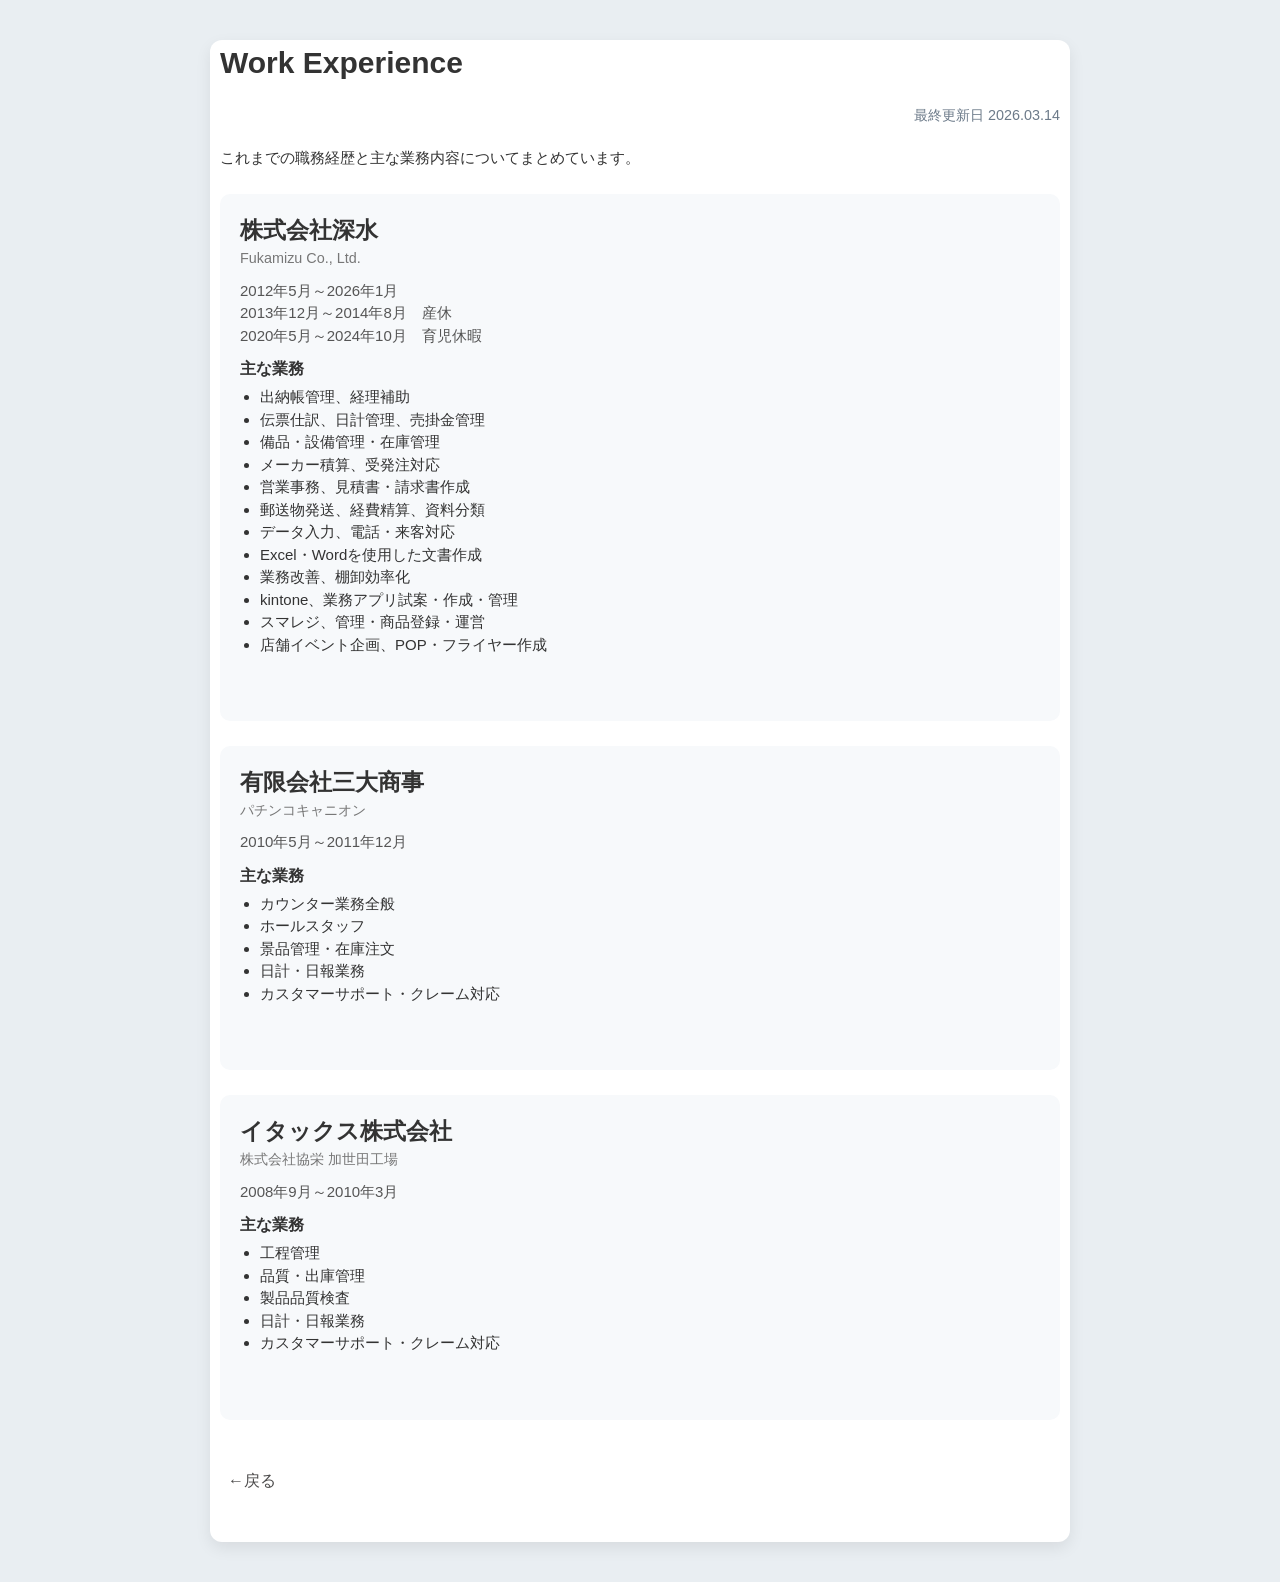
<file: card/職務経歴.html>
<!DOCTYPE html>
<html lang="ja">
  <head>
    <meta charset="UTF-8">
    <title>Work Experience</title>

    <link rel="stylesheet" href="../static/css/sanitize.css">
    <link rel="stylesheet" href="../static/css/work.css">
    <link rel="stylesheet" href="../static/css/style.css">

  </head>

  <body>

    <main class="container">

      <section class="card">

        <h1>Work Experience</h1>
          <p class="post-date">最終更新日 2026.03.14</p>

          <p>これまでの職務経歴と主な業務内容についてまとめています。</p>

        <!-- 職歴１ -->
        <div class="career-card">

          <h2>株式会社深水</h2>
            <p class="company-en">Fukamizu Co., Ltd.</p>

            <p class="career-period">
              2012年5月～2026年1月<br>
              2013年12月～2014年8月　産休<br>
              2020年5月～2024年10月　育児休暇
            </p>

          <h3>主な業務</h3>

          <ul class="career-work">
            <li>出納帳管理、経理補助</li>
            <li>伝票仕訳、日計管理、売掛金管理</li>
            <li>備品・設備管理・在庫管理</li>
            <li>メーカー積算、受発注対応</li>
            <li>営業事務、見積書・請求書作成</li>
            <li>郵送物発送、経費精算、資料分類</li>
            <li>データ入力、電話・来客対応</li>
            <li>Excel・Wordを使用した文書作成</li>
            <li>業務改善、棚卸効率化</li>
            <li>kintone、業務アプリ試案・作成・管理</li>
            <li>スマレジ、管理・商品登録・運営</li>
            <li>店舗イベント企画、POP・フライヤー作成</li>
          </ul>
          <br><br>

        </div>


        <!-- 職歴２ -->
        <div class="career-card">

          <h2>有限会社三大商事</h2>
            <p class="company-en">パチンコキャニオン</p>

            <p class="career-period">
              2010年5月～2011年12月
            </p>

          <h3>主な業務</h3>

          <ul class="career-work">
            <li>カウンター業務全般</li>
            <li>ホールスタッフ</li>
            <li>景品管理・在庫注文</li>
            <li>日計・日報業務</li>
            <li>カスタマーサポート・クレーム対応</li>
          </ul>
          <br><br>

        </div>


        <!-- 職歴３ -->
        <div class="career-card">

          <h2>イタックス株式会社</h2>
          <p class="company-en">株式会社協栄 加世田工場</p>

          <p class="career-period">
            2008年9月～2010年3月
          </p>

          <h3>主な業務</h3>

          <ul class="career-work">
            <li>工程管理</li>
            <li>品質・出庫管理</li>
            <li>製品品質検査</li>
            <li>日計・日報業務</li>
            <li>カスタマーサポート・クレーム対応</li>
          </ul>
          <br><br>


        </div>
        <br><br>
        <p><a href="../index.html" class="link-btn">←戻る</a></p>
        <br><br>
      </section>

    </main>
</body>
</html>
</file>
<file: static/css/sanitize.css>
/* Document
 * ========================================================================== */

/**
 * Add border box sizing in all browsers (opinionated).
 */

*,
::before,
::after {
  box-sizing: border-box;
}

/**
 * 1. Add text decoration inheritance in all browsers (opinionated).
 * 2. Add vertical alignment inheritance in all browsers (opinionated).
 */

::before,
::after {
  text-decoration: inherit; /* 1 */
  vertical-align: inherit; /* 2 */
}

/**
 * 1. Use the default cursor in all browsers (opinionated).
 * 2. Change the line height in all browsers (opinionated).
 * 3. Use a 4-space tab width in all browsers (opinionated).
 * 4. Remove the grey highlight on links in iOS (opinionated).
 * 5. Prevent adjustments of font size after orientation changes in
 *    IE on Windows Phone and in iOS.
 * 6. Breaks words to prevent overflow in all browsers (opinionated).
 */

html {
  cursor: default; /* 1 */
  line-height: 1.5; /* 2 */
  -moz-tab-size: 4; /* 3 */
  tab-size: 4; /* 3 */
  -webkit-tap-highlight-color: transparent /* 4 */;
  -ms-text-size-adjust: 100%; /* 5 */
  -webkit-text-size-adjust: 100%; /* 5 */
  word-break: break-word; /* 6 */
}

/* Sections
 * ========================================================================== */

/**
 * Remove the margin in all browsers (opinionated).
 */

body {
  margin: 0;
}

/**
 * Correct the font size and margin on `h1` elements within `section` and
 * `article` contexts in Chrome, Edge, Firefox, and Safari.
 */

h1 {
  font-size: 2em;
  margin: 0.67em 0;
}

/* Grouping content
 * ========================================================================== */

/**
 * Remove the margin on nested lists in Chrome, Edge, IE, and Safari.
 */

dl dl,
dl ol,
dl ul,
ol dl,
ul dl {
  margin: 0;
}

/**
 * Remove the margin on nested lists in Edge 18- and IE.
 */

ol ol,
ol ul,
ul ol,
ul ul {
  margin: 0;
}

/**
 * 1. Add the correct sizing in Firefox.
 * 2. Show the overflow in Edge 18- and IE.
 */

hr {
  height: 0; /* 1 */
  overflow: visible; /* 2 */
}

/**
 * Add the correct display in IE.
 */

main {
  display: block;
}

/**
 * Remove the list style on navigation lists in all browsers (opinionated).
 */

nav ol,
nav ul {
  list-style: none;
  padding: 0;
}

/**
 * 1. Correct the inheritance and scaling of font size in all browsers.
 * 2. Correct the odd `em` font sizing in all browsers.
 */

pre {
  font-family: monospace, monospace; /* 1 */
  font-size: 1em; /* 2 */
}

/* Text-level semantics
 * ========================================================================== */

/**
 * Remove the gray background on active links in IE 10.
 */

a {
  background-color: transparent;
}

/**
 * Add the correct text decoration in Edge 18-, IE, and Safari.
 */

abbr[title] {
  text-decoration: underline;
  text-decoration: underline dotted;
}

/**
 * Add the correct font weight in Chrome, Edge, and Safari.
 */

b,
strong {
  font-weight: bolder;
}

/**
 * 1. Correct the inheritance and scaling of font size in all browsers.
 * 2. Correct the odd `em` font sizing in all browsers.
 */

code,
kbd,
samp {
  font-family: monospace, monospace; /* 1 */
  font-size: 1em; /* 2 */
}

/**
 * Add the correct font size in all browsers.
 */

small {
  font-size: 80%;
}

/* Embedded content
 * ========================================================================== */

/*
 * Change the alignment on media elements in all browsers (opinionated).
 */

audio,
canvas,
iframe,
img,
svg,
video {
  vertical-align: middle;
}

/**
 * Add the correct display in IE 9-.
 */

audio,
video {
  display: inline-block;
}

/**
 * Add the correct display in iOS 4-7.
 */

audio:not([controls]) {
  display: none;
  height: 0;
}

/**
 * Remove the border on iframes in all browsers (opinionated).
 */

iframe {
  border-style: none;
}

/**
 * Remove the border on images within links in IE 10-.
 */

img {
  border-style: none;
}

/**
 * Change the fill color to match the text color in all browsers (opinionated).
 */

svg:not([fill]) {
  fill: currentColor;
}

/**
 * Hide the overflow in IE.
 */

svg:not(:root) {
  overflow: hidden;
}

/* Tabular data
 * ========================================================================== */

/**
 * Collapse border spacing in all browsers (opinionated).
 */

table {
  border-collapse: collapse;
}

/* Forms
 * ========================================================================== */

/**
 * Remove the margin on controls in Safari.
 */

button,
input,
select {
  margin: 0;
}

/**
 * 1. Show the overflow in IE.
 * 2. Remove the inheritance of text transform in Edge 18-, Firefox, and IE.
 */

button {
  overflow: visible; /* 1 */
  text-transform: none; /* 2 */
}

/**
 * Correct the inability to style buttons in iOS and Safari.
 */

button,
[type="button"],
[type="reset"],
[type="submit"] {
  -webkit-appearance: button;
}

/**
 * 1. Change the inconsistent appearance in all browsers (opinionated).
 * 2. Correct the padding in Firefox.
 */

fieldset {
  border: 1px solid #a0a0a0; /* 1 */
  padding: 0.35em 0.75em 0.625em; /* 2 */
}

/**
 * Show the overflow in Edge 18- and IE.
 */

input {
  overflow: visible;
}

/**
 * 1. Correct the text wrapping in Edge 18- and IE.
 * 2. Correct the color inheritance from `fieldset` elements in IE.
 */

legend {
  color: inherit; /* 2 */
  display: table; /* 1 */
  max-width: 100%; /* 1 */
  white-space: normal; /* 1 */
}

/**
 * 1. Add the correct display in Edge 18- and IE.
 * 2. Add the correct vertical alignment in Chrome, Edge, and Firefox.
 */

progress {
  display: inline-block; /* 1 */
  vertical-align: baseline; /* 2 */
}

/**
 * Remove the inheritance of text transform in Firefox.
 */

select {
  text-transform: none;
}

/**
 * 1. Remove the margin in Firefox and Safari.
 * 2. Remove the default vertical scrollbar in IE.
 * 3. Change the resize direction in all browsers (opinionated).
 */

textarea {
  margin: 0; /* 1 */
  overflow: auto; /* 2 */
  resize: vertical; /* 3 */
}

/**
 * Remove the padding in IE 10-.
 */

[type="checkbox"],
[type="radio"] {
  padding: 0;
}

/**
 * 1. Correct the odd appearance in Chrome, Edge, and Safari.
 * 2. Correct the outline style in Safari.
 */

[type="search"] {
  -webkit-appearance: textfield; /* 1 */
  outline-offset: -2px; /* 2 */
}

/**
 * Correct the cursor style of increment and decrement buttons in Safari.
 */

::-webkit-inner-spin-button,
::-webkit-outer-spin-button {
  height: auto;
}

/**
 * Correct the text style of placeholders in Chrome, Edge, and Safari.
 */

::-webkit-input-placeholder {
  color: inherit;
  opacity: 0.54;
}

/**
 * Remove the inner padding in Chrome, Edge, and Safari on macOS.
 */

::-webkit-search-decoration {
  -webkit-appearance: none;
}

/**
 * 1. Correct the inability to style upload buttons in iOS and Safari.
 * 2. Change font properties to `inherit` in Safari.
 */

::-webkit-file-upload-button {
  -webkit-appearance: button; /* 1 */
  font: inherit; /* 2 */
}

/**
 * Remove the inner border and padding of focus outlines in Firefox.
 */

::-moz-focus-inner {
  border-style: none;
  padding: 0;
}

/**
 * Restore the focus outline styles unset by the previous rule in Firefox.
 */

:-moz-focusring {
  outline: 1px dotted ButtonText;
}

/**
 * Remove the additional :invalid styles in Firefox.
 */

:-moz-ui-invalid {
  box-shadow: none;
}

/* Interactive
 * ========================================================================== */

/*
 * Add the correct display in Edge 18- and IE.
 */

details {
  display: block;
}

/*
 * Add the correct styles in Edge 18-, IE, and Safari.
 */

dialog {
  background-color: white;
  border: solid;
  color: black;
  display: block;
  height: -moz-fit-content;
  height: -webkit-fit-content;
  height: fit-content;
  left: 0;
  margin: auto;
  padding: 1em;
  position: absolute;
  right: 0;
  width: -moz-fit-content;
  width: -webkit-fit-content;
  width: fit-content;
}

dialog:not([open]) {
  display: none;
}

/*
 * Add the correct display in all browsers.
 */

summary {
  display: list-item;
}

/* Scripting
 * ========================================================================== */

/**
 * Add the correct display in IE 9-.
 */

canvas {
  display: inline-block;
}

/**
 * Add the correct display in IE.
 */

template {
  display: none;
}

/* User interaction
 * ========================================================================== */

/*
 * 1. Remove the tapping delay in IE 10.
 * 2. Remove the tapping delay on clickable elements
      in all browsers (opinionated).
 */

a,
area,
button,
input,
label,
select,
summary,
textarea,
[tabindex] {
  -ms-touch-action: manipulation; /* 1 */
  touch-action: manipulation; /* 2 */
}

/**
 * Add the correct display in IE 10-.
 */

[hidden] {
  display: none;
}

/* Accessibility
 * ========================================================================== */

/**
 * Change the cursor on busy elements in all browsers (opinionated).
 */

[aria-busy="true"] {
  cursor: progress;
}

/*
 * Change the cursor on control elements in all browsers (opinionated).
 */

[aria-controls] {
  cursor: pointer;
}

/*
 * Change the cursor on disabled, not-editable, or otherwise
 * inoperable elements in all browsers (opinionated).
 */

[aria-disabled="true"],
[disabled] {
  cursor: not-allowed;
}

/*
 * Change the display on visually hidden accessible elements
 * in all browsers (opinionated).
 */

[aria-hidden="false"][hidden] {
  display: initial;
}

[aria-hidden="false"][hidden]:not(:focus) {
  clip: rect(0, 0, 0, 0);
  position: absolute;
}
</file>
<file: static/css/work.css>
@charset "UTF-8";

*{
box-sizing:border-box;
margin:0;
padding:0;
}

/* ページ全体 */
body{
    font-family: "Yu Gothic","Hiragino Sans",sans-serif;
    background:#e9eef2;
    color:#2f3e46;
    line-height:1.7;
}

/* コンテナ */
.container{
    max-width:900px;
    margin:40px auto;
    padding:0 20px;
}

/* カード */
.card{
    background:#ffffff;
    padding:30px;
    border-radius:12px;
    box-shadow:0 6px 16px rgba(0,0,0,0.08);
}

/* 日付 */
.post-date{
    color:#6c7a89;
    font-size:0.9rem;
    margin-bottom:20px;
    text-align: right;
}

.career-card{
    background:#f7f9fb;
    padding:20px;
    border-radius:10px;
    margin-top:25px;
}

.company-en{
    font-size:0.9rem;
    color:#777;
    margin-bottom:10px;
}

.career-period{
    color:#555;
    margin-bottom:10px;
}

.career-work{
    margin-left:20px;
}

.career-card h3{
    margin-top:10px;
    margin-bottom:5px;
    font-size:1rem;
}
</file>
<file: static/css/style.css>
@charset "UTF-8";

/*
base style
*/
body {
    font-family: 'Noto Sans JP', sans-serif, "Helvetica Neue", "Helvetica", "Hiragino Sans", "Arial", "Yu Gothic", "Meiryo", sans-serif;
    font-size: 15px;
    line-height: 1.5;
    color: #333;
}
label, input, textarea, select, button {
    cursor: pointer;
}
.button{
    border: 0;
}

/*
section
*/
.section{
    padding: 30px 15px;
}
.section.section-secondary{
    text-align: center;
    background: hsl(0, 0%, 94%);
}
.section-headline{
    text-align: center;
    font-size: 40px;
    font-weight: bold;
    margin: 0 0 40px; /*TOP, RIGHT, BOTTOM, LEFTの順番・全部同じなら櫃とにしてよい */
}
.section-button{
    margin-top: 40px;
    text-align: center;
}
@media screen and (max-width: 768px){
.section {
    padding: 20px 10px;
}
.section-headline {
    font-size: 30px;
    margin: 0 0 20px;
}
.section-button {
    margin: 20px 0 0;
} 
}


/*
hero
*/
.hero {
    width: 100vw;
    height: 100vh;
    position: relative;
    overflow: hidden;
}
.hero > strong {
    position: absolute;
    z-index: 2;
    top: 50%;
    left: 50%;
    transform: translate(-50%, -50%);
    font-size: 120px;
    color: #fff;
    display: block;
    font-weight: bold;
    width: 100%;
    filter: brightness(0.7);
    text-align: center;
    text-shadow: 0 2px 10px rgba(0,0,0,0.3);
}
.hero > video {
    position: absolute;
    z-index: 1;
    width: auto;
    height: 105%;
    
}


/*
about
*/
.about{
    margin: 0;
    display: flex;
    position: relative;
}
.about-image{
    width: 50%;
}
.about::after {
    content: "";
    position: absolute;
    top: 0;
    left: 0;
    width: 100%;
    height: 100%;
    background-color: rgba(255, 255, 255, 0.3); /* ←0.3の部分が靄、30％と考える */
    pointer-events: none; /* ←クリックが邪魔しない */
}
.about-caption{
    padding-left: 15px;
}
.about-headline{
    margin: 0 0 20px;
    font-size: 30px;
}
.about-description{
    margin: 0;
    font-size: 18px;
    color: #666;
}
.link-btn{
    display: inline-block;
    margin: 0;
    font-size: 16px;
    color: #4d4c4c;
    text-decoration: none;
    padding: 4px 8px;          /* 背景が見えるように余白 */
    transition: 0.3s;          /* アニメーション */
    position: relative;
    z-index: 3;
    border-radius: 25%;
}
.link-btn:hover{
    background-color: #4d4c4c;    /* ホバーした時、背景グレー白文字 */
    color: #fff;                
}

@media screen and (max-width: 768px){
.about {
    display: block;
}
.about-image {
    max-width: 100%;
    margin-bottom: 20px;
}
.about-headline {
    font-size: 20px;
    text-align: center;
}
}


/*
grid
*/
.grid{
    margin: 0;
    padding: 0;
    display: flex;
    align-items: center;
    justify-content: center;
}
.grid-item{
    list-style: none;
}
.grid-col-2 > .grid-item{
    width: 50%;
}
.grid-col-3 > .grid-item{
    width: 33.3%;
}
.grid-col-4 > .grid-item{
    width: 25%;
}
@media screen and (max-width: 768px){
.grid {
    display: block;
}
.grid-col-2 > .grid-item,
.grid-col-3 > .grid-item,
.grid-col-4 > .grid-item {
    width: 100%;
    margin: 20px 0;
}
}

/*
feature
*/
.feature{
    text-align: center;
    padding: 0 15px;    
}
.feature-headline{
    text-align: center;
    font-weight: bold;
    margin: 0 0 20px;
}
.feature-img{
    margin: 0 0 20px;
}
.feature-description{
    margin: 0;
    text-align: center;
}
@media screen and (max-width: 768px) {
  .grid-item {
    margin-bottom: 20px;
  }
}

/*
card
*/
.card{
    padding: 0 10px;
    transition: 0.3s;
}
.card-link{
    display: block;
    color: #333;
    text-decoration: none;
    position: relative;
    transition: background-color 0.25s;
}
.card-link:hover{
    background-color: #eee;
}
.card-label{
    position: absolute;
    left: 0;
    top: 0;
    background-color: #999;
    color: #fff;
    display: block;
    padding: 5px 10px;
    font-size: 12px;
}
.card-image{
    width: 100%;
    height: auto;
}
.card-info{
    padding: 5px 10px;
    transition: 0.3s;
}
/* .card-time{} */
.card-headline{
    margin: 0;
}
.card-description{
    margin: 0;
}
.card:hover .card-info{
    background:#333;
    color:#fff;
}
.card-title-link{
    color: #999;
}

/*
read-more
*/


/*
avator
*/
.avator{
    display: flex;
    flex-direction: row-reverse;
    justify-content: start;
    align-items: center;
    padding: 10px;
}
.avator-name{
    font-weight: bold;
    padding-left: 15px;
}
.avator-image{
    margin: 0;
    border-radius: 50%;
    overflow: hidden;
}

/*
button
*/
.button{
    display: inline-block;
    color: #fff;
    font-weight: bold;
    background-color: #333;
    text-align: center;
    padding: 15px 60px;
    text-decoration: none;
    border-radius: 5px;
    box-shadow: 5px 5px 0 #bbb;    
    transition: box-shadow 0.25s;
}
.button:hover{
    box-shadow: 0 0 0 #bbb;   
}
.button.button-submission{
    background: #92d3ca;
}


/*
.select,.input,.radio,.textarea
*/
.select{
    border-radius: 5px;
    padding: 10px;
    border: 1px solid #ccc;
    min-width: 500px;
}
.input{
    border-radius: 5px;
    padding: 10px;
    border: 1px solid #ccc;
    min-width: 500px;    
}

/*
Thanks Page
*/
.thanks-page {
    margin: 0;
    font-family: 'Yu Gothic', sans-serif;
    background: linear-gradient(135deg, #e9eef2, #ffffff);
    display: flex;
    align-items: center;
    justify-content: center;
    height: 100vh;
    color: #2f3e46;
}

.thanks-box {
    text-align: center;
    background: #ffffff;
    padding: 40px 60px;
    border-radius: 12px;
    box-shadow: 0 10px 30px rgba(0,0,0,0.1);
}

.thanks-box h1 {
    font-size: 28px;
    margin-bottom: 20px;
}

.thanks-box p {
    margin-bottom: 30px;
    line-height: 1.6;
}

.thanks-box a {
    display: inline-block;
    padding: 12px 24px;
    background: #2f3e46;
    color: #fff;
    text-decoration: none;
    border-radius: 6px;
transition: 0.3s;
}

.thanks-box a:hover {
    opacity: 0.8;
}

/* .radio{
    margin: 0 10;
} */
.textarea{
    border-radius: 5px;
    padding: 10px;
    border: 1px solid #ccc;
    min-width: 500px;
    min-height: 100px;
}

/*
form
*/
/* .form{} */
.form-table{
    margin: 0 auto;
}
/* .form-table tr{} */
.form-table th{
    padding: 10px;
    text-align: left;
}
.form-table td{
    padding: 10px;
}
.form-button{
    margin-top: 20px;
    text-align: center;
}
@media screen and (max-width: 768px){
    .form-table,
    .form-table tbody,
    .form-table tr,
    .form-table th,
    .form-table td {
        display: block;
    }
}

/*
works
*/
.works{
    margin: 40px 0;
    padding: 20px;
    text-align: center;

}
.works > image{
    margin: 15px;
}
/*
footer
*/
.fotter{
    background-color: #333;
    color: #fff;
    padding: 40px 20px;
}
.footer-map {
    margin: 0;
    padding: 40px 50px;
    display: flex;
    align-items: center;
    justify-content: center;

}
.footer-map > iframe {
    width: 60%;
}
.footer-mapinfo {
    width: 40%;
    padding: 15px;
}
.footer-maplogo {
    font-size: 25px;
    font-weight: bold;
}
.footer-mapaddress {
    font-size: 15px;
    font-weight: bold;
}
/* .footer-maplogo > svg {
    fill: transparent;
    margin-right: 10px;
} */
.footer-mapaddress {
    font-style: normal;
}
.footer-mapaddress > a{
    color: #fff;
}
.footer-line{
    background-color: #444;
}
.footer-copy{
    display: block;
    text-align: center;
    padding: 10px;
}

/* portfolioリンク */

.portfolio-title{
    text-align: center;
    font-size: 50px;
    font-weight: bold;
    margin: 0 0 20px;
} 
.works {
    text-align: center;
}
.work-card {
    /* 複数リンクする際に使用予定 */
    /* text-align: center;
    max-width: 400px; */
    margin-bottom: 40px;
}
.works-logo {
    width: 250px;
    height: auto;
    transition: 0.3s;
}
.works-logo:hover {
    transform: scale(1.03);
}
.work-links {
    margin-top: 20px;
    display: flex;
    justify-content: center;
    gap: 12px;
}
.work-button {
    display: inline-block;
    min-width: 120px;
    padding: 10px 18px;
    background: #243b53;
    color: white;
    text-decoration: none;
    text-align: center;
    border-radius: 4px;
    transition: 0.3s;
}
.work-button:hover {
    background: #334e68;
    transform: translateY(-2px);
}
.work-button-sub {
    background: #666;
}
.work-button-sub:hover {
    background: #555;
}
</file>
